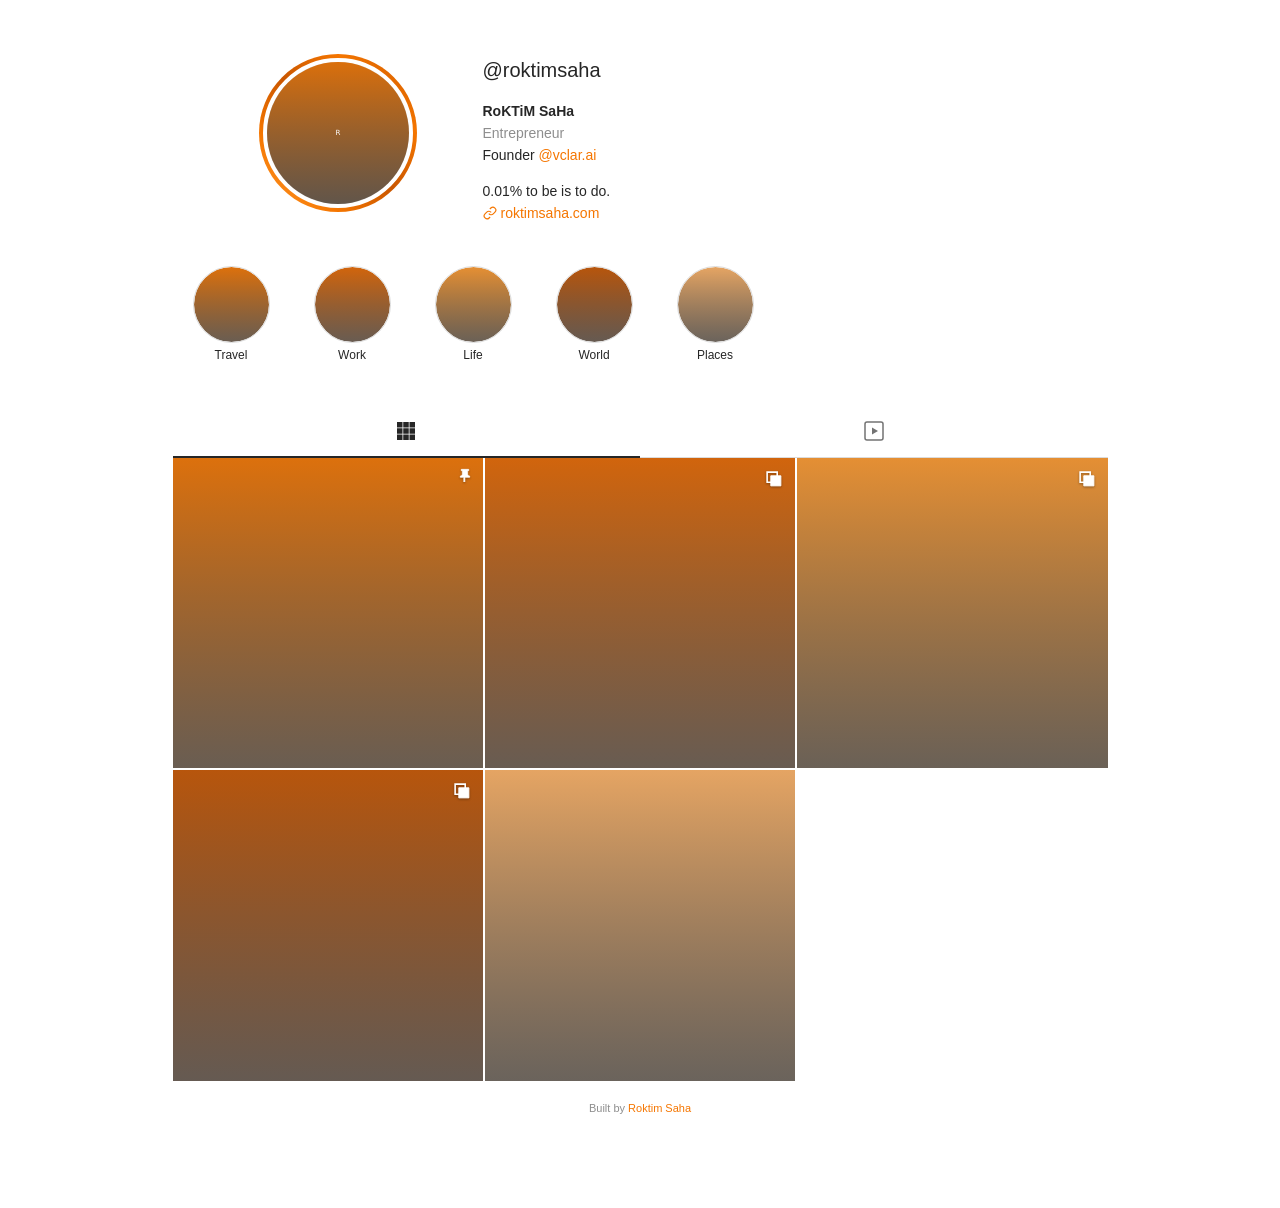
<file: instagram-profile-archive/preview/index.html>
<!DOCTYPE html>

<html lang="en">

<head>

	<meta charset="UTF-8" />

	<meta name="viewport" content="width=device-width, initial-scale=1.0" />
	<meta name="description" content="View Roktim Saha's Instagram photos on roktimsaha.com — the gallery archive for @roktimsaha. Browse archived posts, reels, captions, and story highlights preserved in a searchable Instagram profile gallery." />
	<title>Gallery (Photos of Roktim Saha)</title>

	<link rel="stylesheet" href="../assets/css/frontend.css" />

</head>

<body>

	<div class="ipa-instagram-archive ipa-width-fixed" style="--ipa-frame-width:390px;" data-offset="12" data-has-more="0">

		<div class="ipa-phone-frame">

			<header class="ipa-topbar ipa-topbar-sticky">

				<div class="ipa-topbar-inner">

					<button type="button" class="ipa-icon-btn ipa-topbar-back" aria-label="Back">

						<svg viewBox="0 0 24 24" width="24" height="24" fill="none" stroke="currentColor" stroke-width="2"><path d="M15 18l-6-6 6-6"/></svg>

					</button>

					<span class="ipa-topbar-username">@roktimsaha</span>

					<span class="ipa-topbar-spacer"></span>

				</div>

			</header>



			<section class="ipa-profile">

				<div class="ipa-profile-row">

					<div class="ipa-avatar-ring">

						<img src="" alt="RoKTiM SaHa" class="ipa-avatar" id="ipa-avatar" />

					</div>

				</div>

				<div class="ipa-profile-details">

					<p class="ipa-profile-username-desktop">@roktimsaha</p>

					<h1 class="ipa-display-name">RoKTiM SaHa</h1>

					<p class="ipa-category">Entrepreneur</p>

					<div class="ipa-bio">Founder <a href="https://www.instagram.com/vclar.ai/" class="ipa-bio-mention" target="_blank" rel="noopener">@vclar.ai</a><br><br>0.01% to be is to do.</div>

					<a href="https://roktimsaha.com" class="ipa-profile-link" target="_blank" rel="noopener">

						<svg viewBox="0 0 24 24" width="14" height="14" fill="none" stroke="currentColor" stroke-width="2"><path d="M10 13a5 5 0 007.54.54l3-3a5 5 0 00-7.07-7.07l-1.72 1.71"/><path d="M14 11a5 5 0 00-7.54-.54l-3 3a5 5 0 007.07 7.07l1.71-1.71"/></svg>

						<span>roktimsaha.com</span>

					</a>

				</div>

			</section>



			<section class="ipa-highlights" aria-label="Highlights">
				<div class="ipa-highlights-track" id="ipa-highlights-track"></div>
			</section>

			<section class="ipa-tabs" role="tablist" aria-label="Content filters">
				<button type="button" class="ipa-tab ipa-tab-active" data-filter="grid" role="tab" aria-selected="true">
					<svg class="ipa-tab-icon ipa-tab-icon-grid" viewBox="0 0 24 24" fill="currentColor"><rect x="3" y="3" width="5.5" height="5.5"/><rect x="9.25" y="3" width="5.5" height="5.5"/><rect x="15.5" y="3" width="5.5" height="5.5"/><rect x="3" y="9.25" width="5.5" height="5.5"/><rect x="9.25" y="9.25" width="5.5" height="5.5"/><rect x="15.5" y="9.25" width="5.5" height="5.5"/><rect x="3" y="15.5" width="5.5" height="5.5"/><rect x="9.25" y="15.5" width="5.5" height="5.5"/><rect x="15.5" y="15.5" width="5.5" height="5.5"/></svg>
				</button>
				<button type="button" class="ipa-tab" data-filter="reels" role="tab" aria-selected="false">
					<svg viewBox="0 0 24 24" fill="none" stroke="currentColor" stroke-width="1.5"><rect x="3" y="3" width="18" height="18" rx="2"/><path d="M10 8.5v7l6-3.5-6-3.5z" fill="currentColor" stroke="none"/></svg>
				</button>
			</section>

			<div class="ipa-content-area">
				<div class="ipa-grid" id="ipa-grid"></div>
				<footer class="ipa-site-credit">
					Built by <a href="https://roktimsaha.com" target="_blank" rel="noopener noreferrer">Roktim Saha</a>
				</footer>
			</div>

		</div>



		<div class="ipa-modal ipa-hidden" id="ipa-modal" role="dialog" aria-modal="true" aria-hidden="true">

			<div class="ipa-modal-backdrop" data-ipa-close></div>

			<div class="ipa-modal-panel">

				<header class="ipa-modal-header">

					<button type="button" class="ipa-icon-btn ipa-modal-close" data-ipa-close aria-label="Close"><svg viewBox="0 0 24 24" width="24" height="24" fill="none" stroke="currentColor" stroke-width="2"><path d="M18 6L6 18M6 6l12 12"/></svg></button>

					<span class="ipa-modal-title">@roktimsaha</span><span class="ipa-modal-spacer"></span>

				</header>

				<div class="ipa-modal-body">

					<button type="button" class="ipa-modal-nav ipa-modal-prev" id="ipa-modal-prev" aria-label="Previous"><svg viewBox="0 0 24 24" width="24" height="24" fill="none" stroke="currentColor" stroke-width="2"><path d="M15 18l-6-6 6-6"/></svg></button>

					<div class="ipa-modal-media-wrap"><div class="ipa-modal-media" id="ipa-modal-media"></div><div class="ipa-modal-dots" id="ipa-modal-dots"></div></div>

					<button type="button" class="ipa-modal-nav ipa-modal-next" id="ipa-modal-next" aria-label="Next"><svg viewBox="0 0 24 24" width="24" height="24" fill="none" stroke="currentColor" stroke-width="2"><path d="M9 18l6-6-6-6"/></svg></button>

				</div>

				<footer class="ipa-modal-footer">

					<time class="ipa-modal-date" id="ipa-modal-date"></time>

					<p class="ipa-modal-caption" id="ipa-modal-caption"></p>

					<a href="#" class="ipa-modal-link" id="ipa-modal-link" target="_blank" rel="noopener">View original post</a>

				</footer>

			</div>

		</div>

		<script type="application/json" id="ipa-media-data"></script>
		<script type="application/json" id="ipa-highlights-data"></script>

	</div>



	<script>

		function placeholderSvg(color, label) {
			var svg = '<svg xmlns="http://www.w3.org/2000/svg" width="360" height="480" viewBox="0 0 360 480"><defs><linearGradient id="g" x1="0%" y1="0%" x2="0%" y2="100%"><stop offset="0%" style="stop-color:' + color + '"/><stop offset="100%" style="stop-color:#262626;stop-opacity:0.75"/></linearGradient></defs><rect width="360" height="480" fill="url(#g)"/>' + (label ? '<text x="50%" y="50%" dominant-baseline="middle" text-anchor="middle" fill="#fff" font-family="system-ui" font-size="18">' + label + '</text>' : '') + '</svg>';
			return 'data:image/svg+xml;base64,' + btoa(svg);
		}



		var avatar = placeholderSvg('#F57600', 'R');

		document.getElementById('ipa-avatar').src = avatar;



		var colors = ['#F57600', '#E86800', '#FF9A2E', '#C95600', '#FFB366'];
		var mockMedia = colors.map(function(c, i) {
			var isCarousel = i >= 1 && i <= 3;
			return {
				media_type: isCarousel ? 'CAROUSEL_ALBUM' : 'IMAGE',
				caption: 'Post ' + (i + 1),
				permalink: '#',
				posted_at: '2026-05-' + (20 - i) + ' 12:00:00',
				mock_color: c,
				children: isCarousel ? [{ media_type: 'IMAGE', mock_color: '#F57600' }, { media_type: 'IMAGE', mock_color: '#F57600' }] : []
			};
		});

		var modalPayload = mockMedia.map(function(item, i) {
			var slides = [];
			if (item.children.length) {
				slides = item.children.map(function(c) {
					var u = placeholderSvg(c.mock_color, '');
					return { type: c.media_type, url: u, thumb: u };
				});
			} else {
				var u = placeholderSvg(item.mock_color, String(i + 1));
				slides = [{ type: item.media_type, url: u, thumb: u }];
			}
			return { caption: item.caption, permalink: item.permalink, posted_at: item.posted_at, slides: slides };
		});
		document.getElementById('ipa-media-data').textContent = JSON.stringify(modalPayload);

		var highlightLabels = ['Travel', 'Work', 'Life', 'World', 'Places'];
		var highlightsPayload = highlightLabels.map(function(label, index) {
			var color = colors[index % colors.length];
			var cover = placeholderSvg(color, '');
			var slide = placeholderSvg(color, String(index + 1));
			return {
				caption: label,
				permalink: '',
				posted_at: '',
				slides: [{ type: 'IMAGE', url: slide, thumb: cover }]
			};
		});
		document.getElementById('ipa-highlights-data').textContent = JSON.stringify(highlightsPayload);

		var highlightsTrack = document.getElementById('ipa-highlights-track');
		highlightLabels.forEach(function(label, index) {
			var color = colors[index % colors.length];
			var cover = placeholderSvg(color, '');
			var btn = document.createElement('button');
			btn.type = 'button';
			btn.className = 'ipa-highlight';
			btn.setAttribute('data-highlight-index', String(index));
			btn.innerHTML = '<div class="ipa-highlight-ring"><img src="' + cover + '" alt="" class="ipa-highlight-cover" loading="lazy"/></div><span class="ipa-highlight-label">' + label + '</span>';
			highlightsTrack.appendChild(btn);
		});

		var carouselIcon = '<svg viewBox="0 0 24 24" width="16" height="16" fill="currentColor"><path d="M4.5 4.5h11v11h-11z" fill="none" stroke="currentColor" stroke-width="1.75"/><path d="M8.5 8.5h11v11h-11z"/></svg>';
		var pinIcon = '<svg viewBox="0 0 24 24" width="11" height="11" fill="currentColor"><path d="M16 9V4h1c.6 0 1-.4 1-1s-.4-1-1-1H7c-.6 0-1 .4-1 1s.4 1 1 1h1v5c0 1.7-1.3 3-3 3v2h5.2v7l.8-.8.8.8v-7H19v-2c-1.7 0-3-1.3-3-3z"/></svg>';

		var grid = document.getElementById('ipa-grid');
		mockMedia.forEach(function(item, index) {
			var thumb = placeholderSvg(item.mock_color, '');
			var isCarousel = item.media_type === 'CAROUSEL_ALBUM';
			var pin = index === 0 ? '<span class="ipa-grid-overlay ipa-overlay-pin">' + pinIcon + '</span>' : '';
			var car = isCarousel ? '<span class="ipa-grid-overlay ipa-overlay-carousel">' + carouselIcon + '</span>' : '';
			var btn = document.createElement('button');
			btn.type = 'button';
			btn.className = 'ipa-grid-item ipa-filter-grid';
			btn.setAttribute('data-index', String(index));
			btn.innerHTML = '<img src="' + thumb + '" alt="" class="ipa-grid-thumb" loading="lazy"/>' + pin + car;
			grid.appendChild(btn);
		});

		window.ipaFrontend = {
			ajaxUrl: '',
			nonce: '',
			showCaptions: true,
			showDates: true,
			showInstagramLink: true,
			loadMoreText: 'Load more',
			loadingText: 'Loading…',
			closeLabel: 'Close',
			prevLabel: 'Previous',
			nextLabel: 'Next'
		};

	</script>

	<script src="../assets/js/frontend.js"></script>

</body>

</html>
</file>
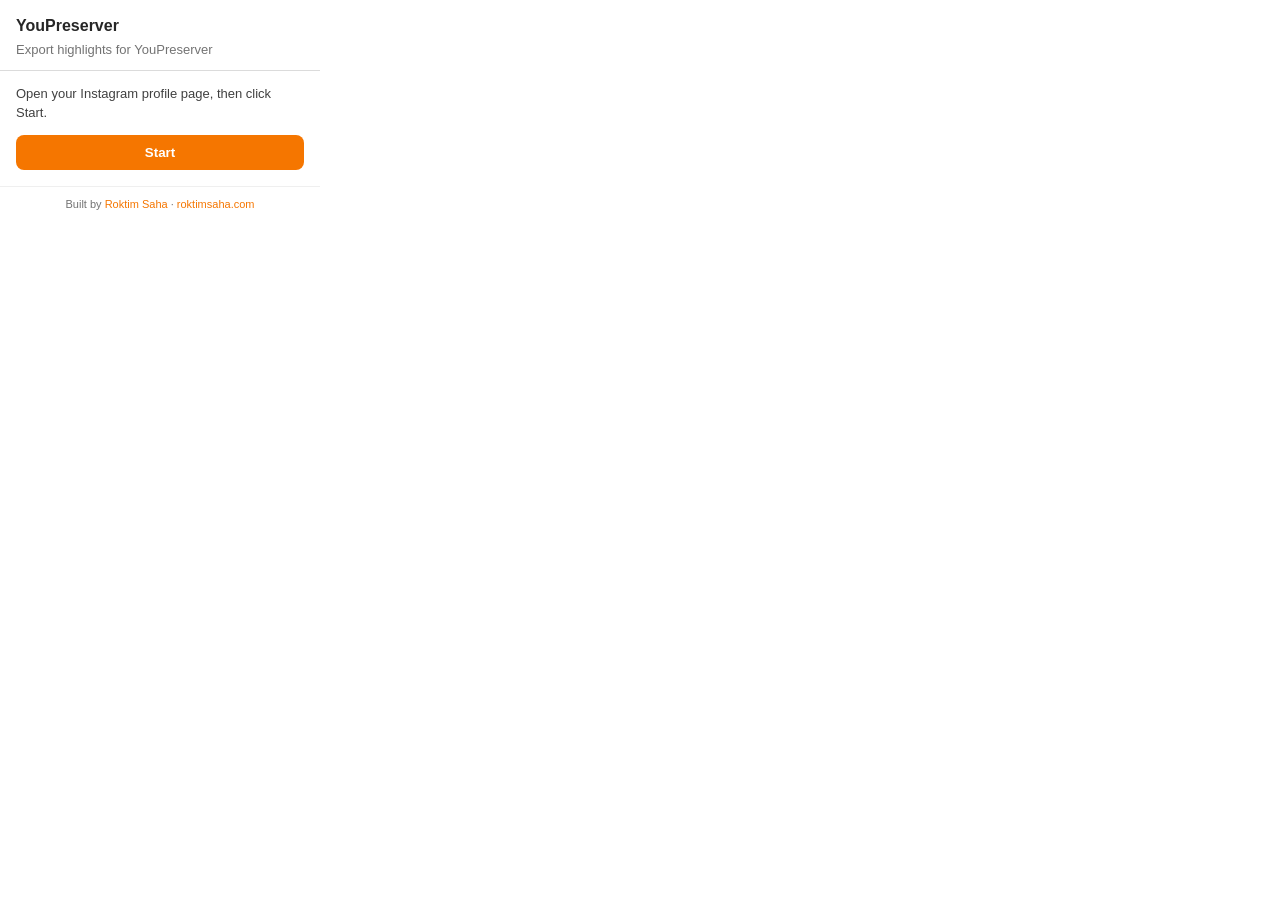
<file: chrome-extension/popup.html>
<!DOCTYPE html>
<html lang="en">
<head>
	<meta charset="UTF-8" />
	<meta name="viewport" content="width=device-width, initial-scale=1.0" />
	<title>YouPreserver Highlights</title>
	<link rel="stylesheet" href="popup.css" />
</head>
<body>
	<header>
		<h1>YouPreserver</h1>
		<p>Export highlights for YouPreserver</p>
	</header>
	<main>
		<p id="status" class="status">Open your Instagram profile page, then click Start.</p>
		<div id="progress-wrap" class="progress-wrap" hidden>
			<div class="progress-track">
				<div id="progress-bar" class="progress-bar"></div>
			</div>
			<p id="progress-text" class="progress-text"></p>
		</div>
		<button type="button" id="start-btn" class="primary">Start</button>
		<pre id="log" class="log" hidden></pre>
	</main>
	<footer class="popup-credit">
		Built by <a href="https://roktimsaha.com" target="_blank" rel="noopener">Roktim Saha</a> ·
		<a href="https://roktimsaha.com" target="_blank" rel="noopener">roktimsaha.com</a>
	</footer>
	<script src="popup.js"></script>
</body>
</html>
</file>
<file: instagram-profile-archive/assets/css/frontend.css>
/**
 * YouPreserver — Frontend Styles
 * Scoped under .ipa-instagram-archive
 */

.ipa-instagram-archive {
	--ipa-frame-width: 390px;
	--ipa-bg: #ffffff;
	--ipa-surface: #ffffff;
	--ipa-text: #262626;
	--ipa-text-secondary: #737373;
	--ipa-text-muted: #8e8e8e;
	--ipa-border: #dbdbdb;
	--ipa-accent: #F57600;
	--ipa-accent-hover: #c95600;
	--ipa-brand: #F57600;
	--ipa-brand-light: #ff9a2e;
	--ipa-brand-dark: #c95600;
	--ipa-btn-bg: #efefef;
	--ipa-btn-bg-hover: #e2e2e2;
	--ipa-font: -apple-system, BlinkMacSystemFont, "Segoe UI", Roboto, Helvetica, Arial, sans-serif;
	--ipa-radius-sm: 8px;
	--ipa-radius-full: 50%;
	--ipa-bottom-nav-h: 48px;
	--ipa-grid-col-width: 120px;
	--ipa-grid-row-height: 160px;
	box-sizing: border-box;
	font-family: var(--ipa-font);
	color: var(--ipa-text);
	background: var(--ipa-bg);
	min-height: 100vh;
	padding: 0;
	display: flex;
	justify-content: center;
	align-items: flex-start;
	position: relative;
}

.ipa-instagram-archive *,
.ipa-instagram-archive *::before,
.ipa-instagram-archive *::after {
	box-sizing: border-box;
}

.ipa-instagram-archive.ipa-dark {
	--ipa-bg: #000000;
	--ipa-surface: #000000;
	--ipa-text: #f5f5f5;
	--ipa-text-secondary: #a8a8a8;
	--ipa-text-muted: #a8a8a8;
	--ipa-border: #363636;
	--ipa-btn-bg: #262626;
	--ipa-btn-bg-hover: #363636;
}

/* Phone frame */
.ipa-phone-frame {
	width: 100%;
	max-width: var(--ipa-frame-width);
	background: var(--ipa-surface);
	border: none;
	box-shadow: none;
	overflow: hidden;
	min-width: 0;
	min-height: 100vh;
	display: flex;
	flex-direction: column;
	position: relative;
}

.ipa-instagram-archive.ipa-width-full .ipa-phone-frame {
	max-width: 100%;
}

/* Top bar */
.ipa-topbar {
	background: var(--ipa-surface);
	border-bottom: 1px solid var(--ipa-border);
	z-index: 100;
	flex-shrink: 0;
}

.ipa-topbar-sticky {
	position: sticky;
	top: 0;
}

.ipa-topbar-inner {
	display: grid;
	grid-template-columns: 44px 1fr 44px;
	align-items: center;
	padding: 10px 8px;
	min-height: 44px;
}

.ipa-topbar-username {
	font-size: 16px;
	font-weight: 600;
	text-align: center;
	letter-spacing: -0.01em;
	overflow: hidden;
	text-overflow: ellipsis;
	white-space: nowrap;
}

a.ipa-topbar-username,
a.ipa-username-link,
a.ipa-modal-title {
	color: inherit;
	text-decoration: none;
}

a.ipa-topbar-username:hover,
a.ipa-username-link:hover,
a.ipa-modal-title:hover {
	text-decoration: underline;
}

.ipa-topbar-spacer {
	width: 44px;
}

.ipa-icon-btn {
	background: none;
	background-color: transparent;
	background-image: none;
	border: none;
	padding: 8px;
	cursor: pointer;
	color: var(--ipa-text);
	display: inline-flex;
	align-items: center;
	justify-content: center;
	line-height: 1;
	box-shadow: none;
	border-radius: 0;
	min-width: 0;
	min-height: 0;
	-webkit-appearance: none;
	appearance: none;
}

.ipa-modal-close {
	background: none !important;
	background-color: transparent !important;
	background-image: none !important;
	border: none !important;
	border-radius: 0 !important;
	box-shadow: none !important;
	color: var(--ipa-text) !important;
}

.ipa-modal-close svg {
	stroke: currentColor;
	color: inherit;
}

.ipa-icon-btn:focus,
.ipa-icon-btn:focus-visible {
	outline: 2px solid var(--ipa-brand);
	outline-offset: 2px;
	color: var(--ipa-brand);
}

.ipa-icon-btn:hover {
	opacity: 0.65;
}

/* Profile */
.ipa-profile {
	padding: 16px 16px 0;
	flex-shrink: 0;
	display: flex;
	flex-direction: column;
	align-items: stretch;
}

.ipa-profile-row {
	display: flex;
	align-items: center;
	justify-content: center;
	margin-bottom: 12px;
	width: 100%;
}

.ipa-avatar-ring {
	flex-shrink: 0;
	padding: 3px;
	background: linear-gradient(45deg, var(--ipa-brand-light), var(--ipa-brand), var(--ipa-brand-dark), var(--ipa-brand), var(--ipa-brand-dark));
	border-radius: var(--ipa-radius-full);
}

.ipa-avatar {
	width: 77px;
	height: 77px;
	border-radius: var(--ipa-radius-full);
	object-fit: cover;
	display: block;
	background: var(--ipa-border);
	border: 2px solid var(--ipa-surface);
}

.ipa-profile-meta {
	flex: 1;
	min-width: 0;
	display: flex;
	align-items: center;
}

.ipa-username-row {
	display: flex;
	align-items: center;
	justify-content: space-between;
	width: 100%;
}

.ipa-username {
	font-size: 16px;
	font-weight: 400;
	line-height: 1;
}

.ipa-menu-btn {
	padding: 0;
	margin: -4px -4px 0 0;
}

.ipa-stats {
	display: flex;
	justify-content: space-between;
	text-align: center;
	gap: 8px;
}

.ipa-stat {
	display: flex;
	flex-direction: column;
	gap: 1px;
	flex: 1;
}

.ipa-stat strong {
	font-size: 16px;
	font-weight: 600;
	line-height: 1.2;
}

.ipa-stat span {
	font-size: 13px;
	color: var(--ipa-text);
	line-height: 1.2;
}

.ipa-profile-details {
	margin-bottom: 16px;
	width: 100%;
	display: flex;
	flex-direction: column;
	align-items: center;
	text-align: left;
	font-size: 14px;
	font-weight: 400;
	font-style: normal;
	line-height: 18px;
	color: var(--ipa-text);
}

.ipa-display-name {
	margin: 0 0 2px;
	width: 100%;
	text-align: center;
	font-size: 14px;
	font-weight: 600;
	line-height: 18px;
	color: var(--ipa-text);
}

.ipa-category {
	margin: 0 0 10px;
	width: 100%;
	text-align: center;
	font-size: 14px;
	font-weight: 400;
	line-height: 18px;
	color: var(--ipa-text-muted);
}

.ipa-bio {
	margin: 0;
	width: 100%;
	max-width: none;
	text-align: left;
	align-self: stretch;
	font-size: 14px;
	font-weight: 400;
	line-height: 18px;
	color: var(--ipa-text);
}

.ipa-bio-mention,
.ipa-profile-link {
	color: var(--ipa-accent);
	text-decoration: none;
}

.ipa-bio-mention:hover,
.ipa-profile-link:hover {
	color: var(--ipa-accent);
	opacity: 0.75;
	text-decoration: none;
}

.ipa-profile-link {
	display: inline-flex;
	align-items: center;
	justify-content: flex-start;
	gap: 4px;
	font-size: 14px;
	font-weight: 400;
	line-height: 18px;
	margin-top: 6px;
	align-self: stretch;
}

.ipa-profile-link svg {
	flex-shrink: 0;
	color: var(--ipa-accent);
	stroke: currentColor;
	opacity: 1;
}

.ipa-profile-username-desktop {
	display: none;
	margin: 0;
	font-size: 20px;
	font-weight: 400;
	line-height: 28px;
	color: var(--ipa-text);
}

/* Action buttons */
.ipa-action-row {
	display: flex;
	gap: 6px;
	margin-bottom: 16px;
}

.ipa-action-btn {
	display: inline-flex;
	align-items: center;
	justify-content: center;
	gap: 4px;
	flex: 1;
	min-height: 32px;
	padding: 0 12px;
	font-size: 14px;
	font-weight: 600;
	border-radius: var(--ipa-radius-sm);
	border: none;
	background: var(--ipa-btn-bg);
	color: var(--ipa-text);
	cursor: pointer;
	text-decoration: none;
	font-family: inherit;
	line-height: 1;
	transition: background 0.15s ease;
}

.ipa-action-btn:hover {
	background: var(--ipa-btn-bg-hover);
	color: var(--ipa-text);
}

.ipa-action-icon {
	flex: 0 0 34px;
	width: 34px;
	padding: 0;
}

/* Highlights */
.ipa-highlights {
	padding: 4px 0 10px;
	flex-shrink: 0;
	align-self: stretch;
	width: 100%;
	min-width: 0;
	max-width: 100%;
	overflow-x: scroll;
	overflow-y: hidden;
	-webkit-overflow-scrolling: touch;
	scrollbar-width: none;
	-ms-overflow-style: none;
	overscroll-behavior-x: contain;
	touch-action: pan-x;
	position: relative;
	contain: inline-size;
}

.ipa-highlights::-webkit-scrollbar {
	display: none;
}

.ipa-highlights-track {
	display: inline-flex;
	flex-wrap: nowrap;
	align-items: flex-start;
	gap: 18px;
	padding: 0 18px;
	width: auto;
	min-width: 100%;
	vertical-align: top;
}

.ipa-highlight {
	flex: 0 0 auto;
	width: 77px;
	display: flex;
	flex-direction: column;
	align-items: center;
	gap: 0;
	padding: 0;
	border: none;
	background: none;
	background-color: transparent;
	cursor: pointer;
	color: inherit;
	font: inherit;
	box-shadow: none;
	-webkit-appearance: none;
	appearance: none;
}

.ipa-highlight:focus,
.ipa-highlight:focus-visible,
.ipa-highlight:active {
	outline: none !important;
	background: none;
	background-color: transparent;
	border: none !important;
	box-shadow: none !important;
}

.ipa-highlight:focus .ipa-highlight-ring,
.ipa-highlight:focus-visible .ipa-highlight-ring,
.ipa-highlight:active .ipa-highlight-ring {
	border-color: var(--ipa-brand);
	box-shadow: 0 0 0 2px var(--ipa-brand);
}

.ipa-highlight-static {
	cursor: default;
	opacity: 1;
}

.ipa-highlight-ring {
	position: relative;
	width: 77px;
	height: 77px;
	min-width: 77px;
	min-height: 77px;
	border-radius: var(--ipa-radius-full);
	border: 1px solid var(--ipa-border);
	display: flex;
	align-items: center;
	justify-content: center;
	color: var(--ipa-text);
	background: var(--ipa-surface);
	flex-shrink: 0;
	overflow: hidden;
	box-sizing: border-box;
}

.ipa-highlight-cover {
	position: absolute;
	inset: 0;
	width: 100%;
	height: 100%;
	max-width: none;
	max-height: none;
	object-fit: cover;
	object-position: center;
	display: block;
	border: none;
	border-radius: var(--ipa-radius-full);
}

.ipa-highlight-ring svg {
	width: 28px;
	height: 28px;
	flex-shrink: 0;
}

.ipa-highlight-label {
	display: block;
	width: 100%;
	max-width: 77px;
	margin-top: 6px;
	font-size: 12px;
	font-weight: 400;
	font-style: normal;
	line-height: 12px;
	color: var(--ipa-text);
	text-align: center;
	white-space: nowrap;
	overflow: hidden;
	text-overflow: ellipsis;
}

/* Tabs */
.ipa-tabs {
	display: flex;
	justify-content: stretch;
	align-items: stretch;
	width: 100%;
	border-bottom: 1px solid var(--ipa-border);
	flex-shrink: 0;
}

.ipa-tab {
	flex: 1 1 50%;
	width: 50%;
	max-width: 50%;
	display: flex;
	align-items: center;
	justify-content: center;
	min-height: 44px;
	padding: 11px 0 10px;
	background: none;
	border: none;
	border-bottom: 2px solid transparent;
	cursor: pointer;
	color: var(--ipa-text-secondary);
	margin-bottom: -1px;
	transition: color 0.15s ease;
	box-sizing: border-box;
}

.ipa-tab-icon {
	display: block;
	flex-shrink: 0;
}

.ipa-tab svg {
	width: 24px;
	height: 24px;
	display: block;
	flex-shrink: 0;
}

.ipa-tab:hover {
	color: var(--ipa-text);
}

.ipa-tab-active {
	color: var(--ipa-text);
	border-bottom-color: var(--ipa-text);
}

.ipa-tab:not(.ipa-tab-active) svg {
	stroke: currentColor;
	fill: none;
}

.ipa-tab:not(.ipa-tab-active) .ipa-tab-icon-grid {
	fill: none;
}

.ipa-tab:not(.ipa-tab-active) .ipa-tab-icon-grid rect {
	fill: none;
	stroke: currentColor;
	stroke-width: 1.5;
}

.ipa-tab-active .ipa-tab-icon-grid rect {
	fill: var(--ipa-text);
	stroke: none;
}

.ipa-tab-active[data-filter="reels"] svg {
	fill: none;
	stroke: var(--ipa-text);
	color: var(--ipa-text);
}

.ipa-tab-empty {
	padding: 48px 24px;
	text-align: center;
	color: var(--ipa-text-secondary);
}

.ipa-tab-empty p {
	font-size: 14px;
	margin: 0;
}

/* Content area */
.ipa-content-area {
	flex: 1;
	padding-bottom: 0;
}

.ipa-has-bottom-nav .ipa-content-area {
	padding-bottom: var(--ipa-bottom-nav-h);
}

/* Grid — standard 3-column Instagram layout. */
.ipa-grid {
	display: grid;
	grid-template-columns: repeat(3, minmax(0, 1fr));
	gap: 2px;
	background: #ffffff;
	width: 100%;
}

.ipa-grid-item {
	position: relative;
	width: 100%;
	padding: 0;
	aspect-ratio: 1 / 1;
	border: none !important;
	cursor: pointer;
	overflow: hidden;
	background: #000;
	display: block;
	box-shadow: none !important;
	outline: none !important;
	-webkit-appearance: none;
	appearance: none;
}

.ipa-grid-item:focus,
.ipa-grid-item:focus-visible {
	outline: 2px solid var(--ipa-brand) !important;
	outline-offset: -2px;
	box-shadow: none !important;
}

.ipa-grid-item.ipa-grid-placeholder {
	display: none;
}

.ipa-grid-item.ipa-hidden-filter {
	display: none;
}

.ipa-grid-thumb {
	position: absolute;
	inset: 0;
	width: 100%;
	height: 100%;
	max-width: none;
	max-height: none;
	object-fit: cover;
	object-position: center;
	display: block;
	border: none !important;
	outline: none !important;
	box-shadow: none !important;
	padding: 0;
	margin: 0;
}

@media (hover: hover) {
	.ipa-grid-item:hover .ipa-grid-thumb {
		opacity: 0.9;
	}
}

.ipa-grid-overlay {
	position: absolute;
	top: 5px;
	right: 5px;
	z-index: 2;
	color: #ffffff;
	background: none;
	border: none;
	box-shadow: none;
	filter: drop-shadow(0 1px 1px rgba(0, 0, 0, 0.35));
	pointer-events: none;
	display: flex;
	align-items: center;
	justify-content: center;
}

.ipa-grid-overlay svg {
	color: #ffffff;
	fill: #ffffff;
	stroke: #ffffff;
}

.ipa-overlay-pin {
	top: 5px;
	right: 5px;
}

.ipa-overlay-pin svg {
	width: 11px;
	height: 11px;
}

.ipa-overlay-carousel svg,
.ipa-overlay-video svg {
	width: 16px;
	height: 16px;
}

/* Empty states */
.ipa-empty-state {
	padding: 48px 24px;
	text-align: center;
	color: var(--ipa-text-secondary);
}

.ipa-empty-icon {
	margin-bottom: 16px;
	opacity: 0.35;
}

.ipa-empty-state p {
	font-size: 14px;
	line-height: 1.5;
	margin: 0;
	max-width: 280px;
	margin-left: auto;
	margin-right: auto;
}

.ipa-hidden {
	display: none !important;
}

/* Infinite scroll loader */
.ipa-load-more-wrap {
	padding: 8px 16px 20px;
	min-height: 48px;
}

.ipa-load-more-sentinel {
	width: 100%;
	height: 1px;
	pointer-events: none;
}

.ipa-load-more-status {
	margin: 12px 0 0;
	text-align: center;
	font-size: 13px;
	font-weight: 600;
	color: var(--ipa-text-secondary);
	min-height: 18px;
}

.ipa-load-more-wrap.ipa-load-more-loading .ipa-load-more-status::after {
	content: '';
	display: inline-block;
	width: 18px;
	height: 18px;
	margin-left: 8px;
	vertical-align: middle;
	border: 2px solid var(--ipa-border);
	border-top-color: var(--ipa-brand);
	border-radius: 50%;
	animation: ipa-load-more-spin 0.7s linear infinite;
}

@keyframes ipa-load-more-spin {
	to {
		transform: rotate(360deg);
	}
}

.ipa-btn {
	display: inline-flex;
	align-items: center;
	justify-content: center;
	font-family: inherit;
}

/* Legacy load-more button styles removed — infinite scroll uses .ipa-load-more-status */

/* Site credit */
.ipa-site-credit {
	padding: 20px 16px 24px;
	text-align: center;
	font-size: 11px;
	line-height: 1.4;
	color: var(--ipa-text-muted, #737373);
}

.ipa-site-credit a {
	color: var(--ipa-brand, #F57600);
	text-decoration: none;
}

.ipa-site-credit a:hover {
	text-decoration: underline;
}

/* Bottom nav */
.ipa-bottom-nav {
	position: sticky;
	bottom: 0;
	left: 0;
	right: 0;
	display: flex;
	align-items: center;
	justify-content: space-around;
	height: var(--ipa-bottom-nav-h);
	background: var(--ipa-surface);
	border-top: 1px solid var(--ipa-border);
	z-index: 100;
	flex-shrink: 0;
	margin-top: auto;
}

.ipa-bottom-nav-item {
	background: none;
	border: none;
	padding: 8px 12px;
	cursor: pointer;
	color: var(--ipa-text);
	display: inline-flex;
	align-items: center;
	justify-content: center;
	opacity: 0.85;
	position: relative;
}

.ipa-bottom-nav-item:hover {
	opacity: 1;
}

.ipa-bottom-nav-active {
	opacity: 1;
}

.ipa-bottom-nav-avatar {
	width: 24px;
	height: 24px;
	border-radius: var(--ipa-radius-full);
	object-fit: cover;
	border: 1px solid var(--ipa-border);
}

.ipa-bottom-nav-notify::after {
	content: "1";
	position: absolute;
	top: 4px;
	right: 6px;
	min-width: 16px;
	height: 16px;
	padding: 0 4px;
	background: var(--ipa-brand);
	color: #fff;
	font-size: 10px;
	font-weight: 600;
	border-radius: 8px;
	display: flex;
	align-items: center;
	justify-content: center;
	line-height: 1;
}

/* Mock badge */
.ipa-mock-badge {
	position: fixed;
	bottom: 60px;
	left: 50%;
	transform: translateX(-50%);
	background: rgba(0, 0, 0, 0.75);
	color: #fff;
	font-size: 11px;
	padding: 4px 10px;
	border-radius: 12px;
	pointer-events: none;
	white-space: nowrap;
	z-index: 50;
}

.ipa-has-bottom-nav .ipa-mock-badge {
	bottom: calc(var(--ipa-bottom-nav-h) + 12px);
}

/* Full-page viewer (posts, reels, highlights) */
.ipa-modal {
	--ipa-bg: #ffffff;
	--ipa-surface: #ffffff;
	--ipa-text: #262626;
	--ipa-text-secondary: #737373;
	--ipa-text-muted: #8e8e8e;
	--ipa-border: #dbdbdb;
	--ipa-accent-hover: #c95600;
	--ipa-font: -apple-system, BlinkMacSystemFont, "Segoe UI", Roboto, Helvetica, Arial, sans-serif;
	position: fixed;
	inset: 0;
	z-index: 999999;
	display: flex;
	flex-direction: column;
	background: #000;
	padding: 0;
	margin: 0;
	font-family: var(--ipa-font);
	color: #fff;
}

.ipa-modal.ipa-hidden {
	display: none;
}

body.ipa-viewer-open {
	overflow: hidden !important;
}

.ipa-modal-backdrop {
	position: absolute;
	inset: 0;
	background: #000;
	pointer-events: none;
}

.ipa-modal-panel {
	position: relative;
	z-index: 1;
	flex: 1;
	display: flex;
	flex-direction: column;
	width: 100%;
	height: 100%;
	max-width: none;
	max-height: none;
	background: #000;
	overflow: hidden;
}

.ipa-modal-header {
	position: absolute;
	top: 0;
	left: 0;
	right: 0;
	z-index: 3;
	display: flex;
	align-items: center;
	padding: 12px 16px;
	border-bottom: none;
	flex-shrink: 0;
	background: linear-gradient(to bottom, rgba(0, 0, 0, 0.55), transparent);
	color: #fff;
}

.ipa-modal-title {
	flex: 1;
	text-align: center;
	font-weight: 600;
	font-size: 16px;
	color: #fff !important;
}

a.ipa-modal-title.ipa-username-link {
	color: #fff !important;
}

.ipa-modal-close,
.ipa-modal-close svg {
	color: #fff !important;
	stroke: #fff !important;
}

.ipa-modal-spacer {
	width: 40px;
	flex-shrink: 0;
}

.ipa-modal-body {
	position: relative;
	flex: 1 1 auto;
	display: flex;
	align-items: stretch;
	justify-content: center;
	min-height: 0;
	background: #000;
}

.ipa-modal-media-wrap {
	flex: 1 1 auto;
	position: relative;
	display: flex;
	align-items: center;
	justify-content: center;
	width: 100%;
	min-height: 0;
	max-height: none;
	overflow: hidden;
}

.ipa-modal-media {
	width: 100%;
	height: 100%;
	display: flex;
	align-items: center;
	justify-content: center;
}

.ipa-modal-media img,
.ipa-modal-media video {
	width: 100%;
	height: 100%;
	max-width: 100%;
	max-height: 100%;
	display: block;
	object-position: center;
}

.ipa-modal-media img {
	object-fit: contain;
}

.ipa-modal-media video {
	object-fit: cover;
	background: #000;
}
.ipa-modal-nav {
	position: absolute;
	top: 50%;
	transform: translateY(-50%);
	z-index: 2;
	background: rgba(255, 255, 255, 0.92) !important;
	background-color: rgba(255, 255, 255, 0.92) !important;
	background-image: none !important;
	border: none !important;
	border-radius: var(--ipa-radius-full);
	width: 32px;
	height: 32px;
	display: flex;
	align-items: center;
	justify-content: center;
	cursor: pointer;
	color: #262626 !important;
	padding: 0;
	box-shadow: none !important;
	-webkit-appearance: none;
	appearance: none;
}

.ipa-modal-nav svg {
	stroke: #262626 !important;
	color: #262626 !important;
}

.ipa-modal-prev { left: 8px; }
.ipa-modal-next { right: 8px; }
.ipa-modal-nav.ipa-hidden { display: none; }

.ipa-modal-dots {
	position: absolute;
	bottom: 12px;
	left: 0;
	right: 0;
	display: flex;
	justify-content: center;
	gap: 6px;
}

.ipa-modal-dot {
	width: 6px;
	height: 6px;
	border-radius: var(--ipa-radius-full);
	background: rgba(255, 255, 255, 0.4);
}

.ipa-modal-dot-active {
	background: #ffffff;
}

.ipa-modal-footer {
	position: absolute;
	left: 0;
	right: 0;
	bottom: 0;
	z-index: 3;
	padding: 16px;
	border-top: none;
	flex-shrink: 0;
	overflow-y: auto;
	max-height: 40vh;
	background: linear-gradient(to top, rgba(0, 0, 0, 0.75), transparent);
	color: #fff;
}

.ipa-modal-date {
	display: block;
	font-size: 12px;
	color: rgba(255, 255, 255, 0.75) !important;
	margin-bottom: 8px;
}

.ipa-modal-caption {
	font-size: 14px;
	line-height: 1.5;
	margin: 0 0 12px;
	white-space: pre-wrap;
	word-break: break-word;
	color: #fff !important;
}

.ipa-modal-link {
	font-size: 14px;
	font-weight: 600;
	color: #fff !important;
	text-decoration: none;
}

.ipa-modal-link:hover {
	text-decoration: underline;
	color: #fff !important;
}

/* Highlights / stories — same full-screen black canvas (kept for nav/close overrides) */
.ipa-modal.ipa-modal-highlights .ipa-modal-panel {
	background: #000;
}

.ipa-modal.ipa-modal-highlights .ipa-modal-header {
	position: absolute;
	top: 0;
	left: 0;
	right: 0;
	background: linear-gradient(to bottom, rgba(0, 0, 0, 0.55), transparent);
	border-bottom: none;
	color: #fff;
}

.ipa-modal.ipa-modal-highlights .ipa-modal-title,
.ipa-modal.ipa-modal-highlights .ipa-modal-title.ipa-username-link {
	color: #fff !important;
}

.ipa-modal.ipa-modal-highlights .ipa-modal-close,
.ipa-modal.ipa-modal-highlights .ipa-modal-close svg {
	color: #fff !important;
	stroke: #fff !important;
}

.ipa-modal.ipa-modal-highlights .ipa-modal-body {
	flex: 1 1 auto;
}

.ipa-modal.ipa-modal-highlights .ipa-modal-media-wrap {
	height: 100%;
}

.ipa-modal.ipa-modal-highlights .ipa-modal-media img {
	object-fit: contain;
}

.ipa-modal.ipa-modal-highlights .ipa-modal-media video {
	object-fit: cover;
}

.ipa-modal.ipa-modal-highlights .ipa-modal-footer {
	position: absolute;
	left: 0;
	right: 0;
	bottom: 0;
	background: linear-gradient(to top, rgba(0, 0, 0, 0.75), transparent);
	border-top: none;
	color: #fff;
	max-height: 35vh;
}

.ipa-modal.ipa-modal-highlights .ipa-modal-date,
.ipa-modal.ipa-modal-highlights .ipa-modal-caption {
	color: #fff !important;
}

.ipa-modal.ipa-modal-highlights .ipa-modal-date {
	color: rgba(255, 255, 255, 0.75) !important;
}

.ipa-modal.ipa-modal-highlights .ipa-modal-link {
	color: #fff !important;
}

.ipa-modal.ipa-modal-highlights .ipa-modal-nav {
	background: rgba(255, 255, 255, 0.25) !important;
	background-color: rgba(255, 255, 255, 0.25) !important;
	color: #fff !important;
}

.ipa-modal.ipa-modal-highlights .ipa-modal-nav svg {
	stroke: #fff !important;
	color: #fff !important;
}

@media (max-width: 767px) {
	.ipa-modal-header {
		padding: 10px 12px;
		min-height: 44px;
	}

	.ipa-modal-footer {
		max-height: 45vh;
	}
}

@media (min-width: 768px) {
	.ipa-modal {
		align-items: center;
		justify-content: center;
	}

	.ipa-modal-panel {
		flex: 0 0 auto;
		width: min(100vw, calc(100vh * 9 / 16));
		width: min(100vw, calc(100dvh * 9 / 16));
		height: min(100vh, calc(100vw * 16 / 9));
		height: min(100dvh, calc(100vw * 16 / 9));
		max-width: 100vw;
		max-height: 100dvh;
		aspect-ratio: 9 / 16;
	}

	.ipa-modal-body {
		flex: 1 1 auto;
		min-height: 0;
	}

	.ipa-modal-media-wrap {
		flex: 1 1 auto;
		width: 100%;
		height: auto;
		min-height: 0;
	}
}

/* Desktop / tablet — must come after mobile base styles. */
@media (min-width: 768px) {
	.ipa-instagram-archive {
		--ipa-frame-width: 935px;
		padding: 30px 20px 60px;
		min-height: auto;
	}

	.ipa-instagram-archive.ipa-width-fixed {
		--ipa-frame-width: 935px;
	}

	.ipa-phone-frame,
	.ipa-instagram-archive.ipa-width-fixed .ipa-phone-frame {
		max-width: 935px;
		min-height: auto;
	}

	.ipa-instagram-archive.ipa-width-full .ipa-phone-frame {
		max-width: min(100%, 935px);
	}

	.ipa-topbar {
		display: none;
	}

	.ipa-profile {
		flex-direction: row;
		flex-wrap: nowrap;
		align-items: flex-start;
		justify-content: flex-start;
		gap: 0;
		padding: 16px 20px 44px;
	}

	.ipa-profile-row {
		flex: 0 0 290px;
		width: 290px;
		margin: 0;
		padding: 0;
		justify-content: center;
	}

	.ipa-avatar-ring {
		padding: 4px;
	}

	.ipa-avatar {
		width: 150px;
		height: 150px;
		border-width: 4px;
	}

	.ipa-profile-details {
		flex: 1 1 auto;
		width: auto;
		max-width: none;
		min-width: 0;
		margin: 0;
		padding: 4px 0 0;
		align-items: flex-start;
		text-align: left;
	}

	.ipa-profile-username-desktop {
		display: block;
		margin: 0 0 20px;
		font-size: 20px;
		font-weight: 400;
		line-height: 24px;
		width: 100%;
		text-align: left;
	}

	.ipa-display-name {
		width: auto;
		align-self: stretch;
		text-align: left;
		font-size: 14px;
		font-weight: 600;
		line-height: 18px;
		margin: 0 0 4px;
	}

	.ipa-category {
		width: auto;
		align-self: stretch;
		text-align: left;
		font-size: 14px;
		font-weight: 400;
		line-height: 18px;
		margin: 0 0 4px;
		color: var(--ipa-text-muted);
	}

	.ipa-bio {
		width: auto;
		font-size: 14px;
		line-height: 18px;
		margin: 0;
	}

	.ipa-profile-link {
		margin-top: 4px;
	}

	.ipa-highlights {
		padding: 0 0 44px;
		scroll-padding-inline: 20px;
		cursor: grab;
	}

	.ipa-highlights.ipa-highlights-dragging {
		cursor: grabbing;
		user-select: none;
	}

	.ipa-highlights-track {
		padding: 0 20px;
		gap: 44px;
	}

	.ipa-tabs {
		border-bottom: 1px solid var(--ipa-border);
	}

	.ipa-tab {
		flex: 1 1 50%;
		width: 50%;
		max-width: 50%;
		min-height: 52px;
		padding: 14px 0 13px;
		border-top: none;
		border-bottom: 2px solid transparent;
		margin-top: 0;
		margin-bottom: -1px;
	}

	.ipa-tab-active {
		border-top-color: transparent;
		border-bottom-color: var(--ipa-text) !important;
		color: var(--ipa-text);
	}

	.ipa-overlay-pin svg {
		width: 16px;
		height: 16px;
	}

	.ipa-overlay-carousel svg,
	.ipa-overlay-video svg {
		width: 22px;
		height: 22px;
	}

	.ipa-grid-overlay {
		top: 10px;
		right: 10px;
	}
}

/* Neutralize theme borders/outlines on grid cells and tabs. */
.ipa-instagram-archive button {
	border-color: transparent;
	background: none;
	background-color: transparent;
	background-image: none;
	font-family: inherit;
	accent-color: var(--ipa-brand);
	box-shadow: none;
}

.ipa-instagram-archive .ipa-grid,
.ipa-instagram-archive .ipa-grid-item,
.ipa-instagram-archive .ipa-grid-thumb {
	border: none !important;
	outline-color: var(--ipa-brand) !important;
	box-shadow: none !important;
}

.ipa-instagram-archive .ipa-tab {
	border: none !important;
	border-bottom: 2px solid transparent !important;
	color: var(--ipa-text-secondary);
}

.ipa-instagram-archive .ipa-tab-active {
	color: var(--ipa-text) !important;
	border-bottom-color: var(--ipa-text) !important;
}

.ipa-instagram-archive .ipa-tab-active .ipa-tab-icon-grid rect {
	fill: var(--ipa-text) !important;
	stroke: none !important;
}

.ipa-instagram-archive .ipa-tab-active[data-filter="reels"] svg {
	stroke: var(--ipa-text) !important;
	color: var(--ipa-text) !important;
}

.ipa-instagram-archive .ipa-tab:not(.ipa-tab-active) {
	color: var(--ipa-text-secondary) !important;
}

.ipa-instagram-archive button.ipa-highlight {
	background: none !important;
	background-color: transparent !important;
	border: none !important;
	box-shadow: none !important;
	color: var(--ipa-text) !important;
}

.ipa-instagram-archive .ipa-highlight-ring {
	background: var(--ipa-surface) !important;
	border-color: var(--ipa-border) !important;
}

.ipa-instagram-archive .ipa-grid-overlay,
.ipa-instagram-archive .ipa-grid-overlay svg {
	background: none !important;
	border: none !important;
	box-shadow: none !important;
	color: #ffffff !important;
	fill: #ffffff !important;
	stroke: #ffffff !important;
}

.ipa-instagram-archive .ipa-icon-btn,
.ipa-instagram-archive .ipa-modal-nav {
	border: none !important;
	box-shadow: none !important;
}

.ipa-instagram-archive .ipa-icon-btn,
.ipa-instagram-archive .ipa-modal-close {
	background: none !important;
	background-color: transparent !important;
	background-image: none !important;
	border-radius: 0 !important;
	color: var(--ipa-text) !important;
}

.ipa-instagram-archive .ipa-modal-close svg {
	stroke: currentColor !important;
	color: inherit !important;
}

.ipa-instagram-archive .ipa-icon-btn:focus,
.ipa-instagram-archive .ipa-icon-btn:focus-visible,
.ipa-instagram-archive .ipa-modal-nav:focus,
.ipa-instagram-archive .ipa-modal-nav:focus-visible {
	outline: 2px solid var(--ipa-brand) !important;
	outline-offset: 2px;
	color: var(--ipa-brand) !important;
}

@media (min-width: 768px) {
	.ipa-instagram-archive .ipa-tab {
		border-top: none !important;
		border-bottom: 2px solid transparent !important;
		margin-bottom: -1px !important;
	}

	.ipa-instagram-archive .ipa-tab-active {
		border-top-color: transparent !important;
		border-bottom-color: var(--ipa-text) !important;
		color: var(--ipa-text) !important;
	}
}

/* Hide theme page titles above the archive shortcode. */
body.ipa-archive-page .entry-header,
body.ipa-archive-page .page-header,
body.ipa-archive-page .entry-title,
body.ipa-archive-page .page-title,
body.ipa-archive-page .wp-block-post-title {
	display: none !important;
}

/* Block theme / accent-color bleed (pink borders, currentColor on tabs & grid). */
body.ipa-archive-page .ipa-instagram-archive,
body.ipa-archive-page .ipa-instagram-archive .ipa-phone-frame,
body.ipa-archive-page .ipa-instagram-archive .ipa-tabs {
	background: var(--ipa-bg) !important;
	background-color: var(--ipa-bg) !important;
}

body.ipa-archive-page .ipa-instagram-archive button.ipa-tab,
body.ipa-archive-page .ipa-instagram-archive button.ipa-grid-item,
body.ipa-archive-page .ipa-instagram-archive button.ipa-highlight,
body.ipa-archive-page .ipa-instagram-archive button.ipa-icon-btn,
body.ipa-archive-page .ipa-instagram-archive button.ipa-action-btn,
body.ipa-archive-page .ipa-instagram-archive .ipa-modal button.ipa-modal-close,
body.ipa-archive-page .ipa-instagram-archive .ipa-modal button.ipa-icon-btn,
body.ipa-archive-page .entry-content .ipa-instagram-archive button.ipa-tab,
body.ipa-archive-page .entry-content .ipa-instagram-archive button.ipa-grid-item,
body.ipa-archive-page .entry-content .ipa-instagram-archive button.ipa-highlight,
body.ipa-archive-page .entry-content .ipa-instagram-archive button.ipa-icon-btn,
body.ipa-archive-page .entry-content .ipa-instagram-archive button.ipa-action-btn,
body.ipa-archive-page .entry-content .ipa-instagram-archive .ipa-modal button.ipa-modal-close,
body.ipa-archive-page .entry-content .ipa-instagram-archive .ipa-modal button.ipa-icon-btn {
	accent-color: #F57600 !important;
	background: transparent !important;
	background-color: transparent !important;
	background-image: none !important;
	border-style: solid !important;
	border-width: 0 !important;
	border-color: transparent !important;
	border-radius: 0 !important;
	box-shadow: none !important;
	text-shadow: none !important;
	-webkit-tap-highlight-color: transparent;
	-webkit-appearance: none !important;
	appearance: none !important;
}

body.ipa-archive-page .ipa-instagram-archive .ipa-modal button.ipa-modal-close,
body.ipa-archive-page .entry-content .ipa-instagram-archive .ipa-modal button.ipa-modal-close,
.ipa-instagram-archive .ipa-modal button.ipa-modal-close {
	color: #262626 !important;
	padding: 8px !important;
	min-width: 0 !important;
	min-height: 0 !important;
	width: auto !important;
	height: auto !important;
}

body.ipa-archive-page .ipa-instagram-archive .ipa-modal button.ipa-modal-close svg,
body.ipa-archive-page .entry-content .ipa-instagram-archive .ipa-modal button.ipa-modal-close svg,
.ipa-instagram-archive .ipa-modal button.ipa-modal-close svg {
	stroke: #262626 !important;
	color: #262626 !important;
	fill: none !important;
}

body.ipa-archive-page .ipa-instagram-archive .ipa-modal button.ipa-modal-nav,
body.ipa-archive-page .entry-content .ipa-instagram-archive .ipa-modal button.ipa-modal-nav,
.ipa-instagram-archive .ipa-modal button.ipa-modal-nav,
body.ipa-archive-page #ipa-modal button.ipa-modal-nav,
body.ipa-archive-page .ipa-instagram-archive #ipa-modal button.ipa-modal-nav,
#ipa-modal button.ipa-modal-nav {
	background: #ffffff !important;
	background-color: #ffffff !important;
	background-image: none !important;
	color: #262626 !important;
	border: none !important;
	border-radius: 50% !important;
	box-shadow: none !important;
	opacity: 0.92;
}

body.ipa-archive-page #ipa-modal button.ipa-modal-nav svg,
body.ipa-archive-page .ipa-instagram-archive #ipa-modal button.ipa-modal-nav svg,
#ipa-modal button.ipa-modal-nav svg {
	stroke: #262626 !important;
	color: #262626 !important;
	fill: none !important;
}

body.ipa-archive-page .ipa-instagram-archive.ipa-dark .ipa-modal button.ipa-modal-close,
body.ipa-archive-page .ipa-instagram-archive.ipa-dark .ipa-modal button.ipa-modal-close svg {
	color: #f5f5f5 !important;
	stroke: #f5f5f5 !important;
}

body.ipa-archive-page .ipa-instagram-archive button.ipa-tab {
	color: #737373 !important;
	border-bottom-width: 2px !important;
	border-bottom-color: transparent !important;
}

body.ipa-archive-page .ipa-instagram-archive button.ipa-tab-active {
	color: #262626 !important;
	border-bottom-color: #262626 !important;
}

body.ipa-archive-page .ipa-instagram-archive button.ipa-grid-item {
	color: inherit !important;
}

body.ipa-archive-page .ipa-instagram-archive button.ipa-grid-item:focus,
body.ipa-archive-page .ipa-instagram-archive button.ipa-grid-item:focus-visible,
body.ipa-archive-page .entry-content .ipa-instagram-archive button.ipa-grid-item:focus,
body.ipa-archive-page .entry-content .ipa-instagram-archive button.ipa-grid-item:focus-visible {
	border: none !important;
	border-color: transparent !important;
	box-shadow: none !important;
	outline: 2px solid #F57600 !important;
	outline-offset: -2px;
}

body.ipa-archive-page .ipa-instagram-archive .ipa-highlights,
body.ipa-archive-page .entry-content .ipa-instagram-archive .ipa-highlights {
	overflow-x: scroll !important;
	overflow-y: hidden !important;
	max-width: 100% !important;
	min-width: 0 !important;
}

body.ipa-archive-page .ipa-instagram-archive .ipa-highlights-track,
body.ipa-archive-page .entry-content .ipa-instagram-archive .ipa-highlights-track {
	display: inline-flex !important;
	width: auto !important;
	max-width: none !important;
	flex-wrap: nowrap !important;
}

body.ipa-archive-page .ipa-instagram-archive .ipa-highlight,
body.ipa-archive-page .entry-content .ipa-instagram-archive .ipa-highlight {
	flex: 0 0 auto !important;
	width: 77px !important;
	max-width: none !important;
	color: #262626 !important;
}

body.ipa-archive-page .ipa-instagram-archive .ipa-highlight-ring,
body.ipa-archive-page .entry-content .ipa-instagram-archive .ipa-highlight-ring {
	background: #ffffff !important;
	border-color: #dbdbdb !important;
	border-radius: 50% !important;
}

body.ipa-archive-page .ipa-instagram-archive .ipa-highlight-cover,
body.ipa-archive-page .entry-content .ipa-instagram-archive .ipa-highlight-cover {
	position: absolute !important;
	inset: 0 !important;
	width: 100% !important;
	height: 100% !important;
	max-width: none !important;
	max-height: none !important;
	object-fit: cover !important;
	object-position: center !important;
	border: none !important;
}

body.ipa-archive-page .ipa-instagram-archive button.ipa-highlight:focus,
body.ipa-archive-page .ipa-instagram-archive button.ipa-highlight:focus-visible,
body.ipa-archive-page .ipa-instagram-archive button.ipa-highlight:active,
body.ipa-archive-page .entry-content .ipa-instagram-archive button.ipa-highlight:focus,
body.ipa-archive-page .entry-content .ipa-instagram-archive button.ipa-highlight:focus-visible,
body.ipa-archive-page .entry-content .ipa-instagram-archive button.ipa-highlight:active {
	background: transparent !important;
	background-color: transparent !important;
	border: none !important;
	box-shadow: none !important;
	outline: none !important;
}

body.ipa-archive-page .ipa-instagram-archive button.ipa-highlight:focus .ipa-highlight-ring,
body.ipa-archive-page .ipa-instagram-archive button.ipa-highlight:focus-visible .ipa-highlight-ring,
body.ipa-archive-page .ipa-instagram-archive button.ipa-highlight:active .ipa-highlight-ring,
body.ipa-archive-page .entry-content .ipa-instagram-archive button.ipa-highlight:focus .ipa-highlight-ring,
body.ipa-archive-page .entry-content .ipa-instagram-archive button.ipa-highlight:focus-visible .ipa-highlight-ring,
body.ipa-archive-page .entry-content .ipa-instagram-archive button.ipa-highlight:active .ipa-highlight-ring {
	border-color: #F57600 !important;
	box-shadow: 0 0 0 2px #F57600 !important;
	outline: none !important;
}

body.ipa-archive-page .ipa-instagram-archive .ipa-tab svg,
body.ipa-archive-page .ipa-instagram-archive .ipa-tab svg * {
	color: #737373 !important;
}

body.ipa-archive-page .ipa-instagram-archive button.ipa-tab-active svg,
body.ipa-archive-page .ipa-instagram-archive button.ipa-tab-active svg * {
	color: #262626 !important;
}

body.ipa-archive-page .ipa-instagram-archive .ipa-tab:not(.ipa-tab-active) svg,
body.ipa-archive-page .ipa-instagram-archive .ipa-tab:not(.ipa-tab-active) .ipa-tab-icon-grid rect {
	fill: none !important;
	stroke: #737373 !important;
}

body.ipa-archive-page .ipa-instagram-archive button.ipa-tab-active .ipa-tab-icon-grid rect {
	fill: #262626 !important;
	stroke: none !important;
}

body.ipa-archive-page .ipa-instagram-archive button.ipa-tab-active[data-filter="reels"] svg,
body.ipa-archive-page .ipa-instagram-archive button.ipa-tab-active[data-filter="reels"] svg rect,
body.ipa-archive-page .ipa-instagram-archive button.ipa-tab-active[data-filter="reels"] svg path {
	fill: none !important;
	stroke: #262626 !important;
}

body.ipa-archive-page .ipa-instagram-archive button.ipa-tab-active[data-filter="reels"] svg path:last-child {
	fill: #262626 !important;
	stroke: none !important;
}

body.ipa-archive-page .ipa-instagram-archive .ipa-grid-item img,
body.ipa-archive-page .ipa-instagram-archive .ipa-grid-thumb,
body.ipa-archive-page .entry-content .ipa-instagram-archive img.ipa-grid-thumb {
	position: absolute !important;
	inset: 0 !important;
	width: 100% !important;
	height: 100% !important;
	max-width: none !important;
	max-height: none !important;
	object-fit: cover !important;
	object-position: center !important;
	border: none !important;
	outline: none !important;
	box-shadow: none !important;
}

@media (min-width: 768px) {
	body.ipa-archive-page .ipa-instagram-archive button.ipa-tab {
		border-top: none !important;
		border-bottom-width: 2px !important;
		border-bottom-color: transparent !important;
		margin-bottom: -1px !important;
	}

	body.ipa-archive-page .ipa-instagram-archive button.ipa-tab-active {
		border-top-color: transparent !important;
		border-bottom-color: #262626 !important;
	}
}

body.ipa-archive-page .ipa-instagram-archive.ipa-dark button.ipa-tab {
	color: #a8a8a8 !important;
}

body.ipa-archive-page .ipa-instagram-archive.ipa-dark button.ipa-tab-active {
	color: #f5f5f5 !important;
	border-bottom-color: #f5f5f5 !important;
}

body.ipa-archive-page .ipa-instagram-archive.ipa-dark button.ipa-tab-active .ipa-tab-icon-grid rect {
	fill: #f5f5f5 !important;
}

/* Same theme bleed fixes when shortcode is embedded outside the archive page. */
.ipa-instagram-archive button.ipa-tab,
.ipa-instagram-archive button.ipa-grid-item,
.ipa-instagram-archive button.ipa-highlight,
.ipa-instagram-archive button.ipa-icon-btn,
.ipa-instagram-archive button.ipa-action-btn,
.entry-content .ipa-instagram-archive button.ipa-tab,
.entry-content .ipa-instagram-archive button.ipa-grid-item,
.entry-content .ipa-instagram-archive button.ipa-highlight,
.entry-content .ipa-instagram-archive button.ipa-icon-btn,
.entry-content .ipa-instagram-archive button.ipa-action-btn,
.ipa-instagram-archive .ipa-modal button.ipa-modal-close,
.ipa-instagram-archive .ipa-modal button.ipa-icon-btn,
.entry-content .ipa-instagram-archive .ipa-modal button.ipa-modal-close,
.entry-content .ipa-instagram-archive .ipa-modal button.ipa-icon-btn {
	accent-color: #F57600 !important;
	background: transparent !important;
	background-color: transparent !important;
	background-image: none !important;
	border-color: transparent !important;
	border-radius: 0 !important;
	box-shadow: none !important;
	-webkit-appearance: none !important;
	appearance: none !important;
}

.ipa-instagram-archive .ipa-modal button.ipa-modal-close,
.entry-content .ipa-instagram-archive .ipa-modal button.ipa-modal-close {
	color: #262626 !important;
}

.ipa-instagram-archive .ipa-modal button.ipa-modal-close svg,
.entry-content .ipa-instagram-archive .ipa-modal button.ipa-modal-close svg {
	stroke: #262626 !important;
	color: #262626 !important;
	fill: none !important;
}

.ipa-instagram-archive .ipa-modal button.ipa-modal-nav,
.entry-content .ipa-instagram-archive .ipa-modal button.ipa-modal-nav {
	background: rgba(255, 255, 255, 0.9) !important;
	background-color: rgba(255, 255, 255, 0.9) !important;
	color: #262626 !important;
	border-radius: 50% !important;
}

.ipa-instagram-archive .ipa-highlight-ring {
	background: #ffffff !important;
	border-color: #dbdbdb !important;
	border-radius: 50% !important;
}

.ipa-instagram-archive button.ipa-highlight:focus,
.ipa-instagram-archive button.ipa-highlight:focus-visible,
.ipa-instagram-archive button.ipa-highlight:active,
.entry-content .ipa-instagram-archive button.ipa-highlight:focus,
.entry-content .ipa-instagram-archive button.ipa-highlight:focus-visible,
.entry-content .ipa-instagram-archive button.ipa-highlight:active {
	outline: none !important;
	box-shadow: none !important;
	border: none !important;
}

.ipa-instagram-archive button.ipa-highlight:focus .ipa-highlight-ring,
.ipa-instagram-archive button.ipa-highlight:focus-visible .ipa-highlight-ring,
.ipa-instagram-archive button.ipa-highlight:active .ipa-highlight-ring,
.entry-content .ipa-instagram-archive button.ipa-highlight:focus .ipa-highlight-ring,
.entry-content .ipa-instagram-archive button.ipa-highlight:focus-visible .ipa-highlight-ring,
.entry-content .ipa-instagram-archive button.ipa-highlight:active .ipa-highlight-ring {
	border-color: #F57600 !important;
	box-shadow: 0 0 0 2px #F57600 !important;
}

.ipa-instagram-archive .ipa-highlight-cover,
.entry-content .ipa-instagram-archive .ipa-highlight-cover {
	position: absolute !important;
	inset: 0 !important;
	width: 100% !important;
	height: 100% !important;
	max-width: none !important;
	max-height: none !important;
	object-fit: cover !important;
	object-position: center !important;
}

.ipa-instagram-archive button.ipa-tab {
	color: #737373 !important;
}

.ipa-instagram-archive button.ipa-tab-active {
	color: #262626 !important;
	border-bottom-color: #262626 !important;
}

.ipa-instagram-archive button.ipa-grid-item:focus,
.ipa-instagram-archive button.ipa-grid-item:focus-visible {
	border: none !important;
	box-shadow: none !important;
	outline: 2px solid #F57600 !important;
	outline-offset: -2px;
}

.ipa-instagram-archive button.ipa-tab-active .ipa-tab-icon-grid rect {
	fill: #262626 !important;
	stroke: none !important;
}

.ipa-instagram-archive .ipa-tab:not(.ipa-tab-active) .ipa-tab-icon-grid rect {
	fill: none !important;
	stroke: #737373 !important;
}

.ipa-instagram-archive .ipa-grid-item img,
.ipa-instagram-archive .ipa-grid-thumb {
	position: absolute;
	inset: 0;
	width: 100%;
	height: 100%;
	max-width: none;
	max-height: none;
	object-fit: cover;
	object-position: center;
	border: none !important;
	outline: none !important;
	box-shadow: none !important;
}

/* Final theme reset — keep last so it wins over block theme button styles. */
body.ipa-archive-page #ipa-modal button.ipa-modal-close,
body.ipa-archive-page .ipa-instagram-archive #ipa-modal button.ipa-modal-close,
#ipa-modal button.ipa-modal-close {
	background: transparent !important;
	background-color: transparent !important;
	background-image: none !important;
	border: none !important;
	border-radius: 0 !important;
	box-shadow: none !important;
	color: #262626 !important;
}

body.ipa-archive-page #ipa-modal button.ipa-modal-close svg,
#ipa-modal button.ipa-modal-close svg {
	stroke: #262626 !important;
	color: #262626 !important;
	fill: none !important;
}

body.ipa-archive-page #ipa-modal button.ipa-modal-nav,
body.ipa-archive-page .ipa-instagram-archive #ipa-modal button.ipa-modal-nav,
#ipa-modal button.ipa-modal-nav {
	background: #ffffff !important;
	background-color: #ffffff !important;
	background-image: none !important;
	color: #262626 !important;
	border: none !important;
	border-radius: 50% !important;
	box-shadow: none !important;
}

body.ipa-archive-page #ipa-modal button.ipa-modal-nav svg,
#ipa-modal button.ipa-modal-nav svg {
	stroke: #262626 !important;
	color: #262626 !important;
	fill: none !important;
}

body.ipa-archive-page .ipa-instagram-archive button.ipa-topbar-back,
body.ipa-archive-page .ipa-instagram-archive button.ipa-icon-btn:not(.ipa-modal-nav) {
	background: transparent !important;
	background-color: transparent !important;
	background-image: none !important;
	color: #262626 !important;
	border: none !important;
	box-shadow: none !important;
}
</file>
<file: chrome-extension/popup.css>
* {
	box-sizing: border-box;
}

body {
	margin: 0;
	font: 13px/1.45 -apple-system, BlinkMacSystemFont, "Segoe UI", Roboto, sans-serif;
	color: #262626;
	width: 320px;
	background: #fff;
}

header {
	padding: 14px 16px 10px;
	border-bottom: 1px solid #dbdbdb;
}

header h1 {
	margin: 0 0 4px;
	font-size: 16px;
}

header p {
	margin: 0;
	color: #737373;
}

main {
	padding: 14px 16px 16px;
}

.status {
	margin: 0 0 12px;
	color: #404040;
}

.progress-wrap {
	margin-bottom: 12px;
}

.progress-track {
	height: 8px;
	border-radius: 999px;
	background: #efefef;
	overflow: hidden;
}

.progress-bar {
	height: 100%;
	width: 0;
	background: #F57600;
	border-radius: 999px;
	transition: width 0.25s ease;
}

.progress-bar.is-indeterminate {
	width: 35% !important;
	animation: ipa-indeterminate 1.2s ease-in-out infinite;
}

@keyframes ipa-indeterminate {
	0% { transform: translateX(-120%); }
	100% { transform: translateX(320%); }
}

.progress-text {
	margin: 8px 0 0;
	font-size: 12px;
	color: #737373;
}

.field {
	display: block;
	margin-bottom: 12px;
}

.field span {
	display: block;
	margin-bottom: 4px;
	font-weight: 600;
}

.field input {
	width: 100%;
	padding: 8px 10px;
	border: 1px solid #dbdbdb;
	border-radius: 8px;
}

.primary {
	width: 100%;
	padding: 10px 12px;
	border: 0;
	border-radius: 8px;
	background: #F57600;
	color: #fff;
	font-weight: 600;
	cursor: pointer;
}

.primary:disabled {
	opacity: 0.6;
	cursor: wait;
}

.log {
	margin-top: 12px;
	padding: 8px;
	max-height: 120px;
	overflow: auto;
	background: #fafafa;
	border: 1px solid #efefef;
	border-radius: 8px;
	font-size: 11px;
	white-space: pre-wrap;
}

.error {
	color: #c0392b;
}

.success {
	color: #1e7e34;
}

.popup-credit {
	padding: 10px 16px 14px;
	border-top: 1px solid #efefef;
	font-size: 11px;
	color: #737373;
	text-align: center;
}

.popup-credit a {
	color: #F57600;
	text-decoration: none;
}

.popup-credit a:hover {
	text-decoration: underline;
}
</file>
